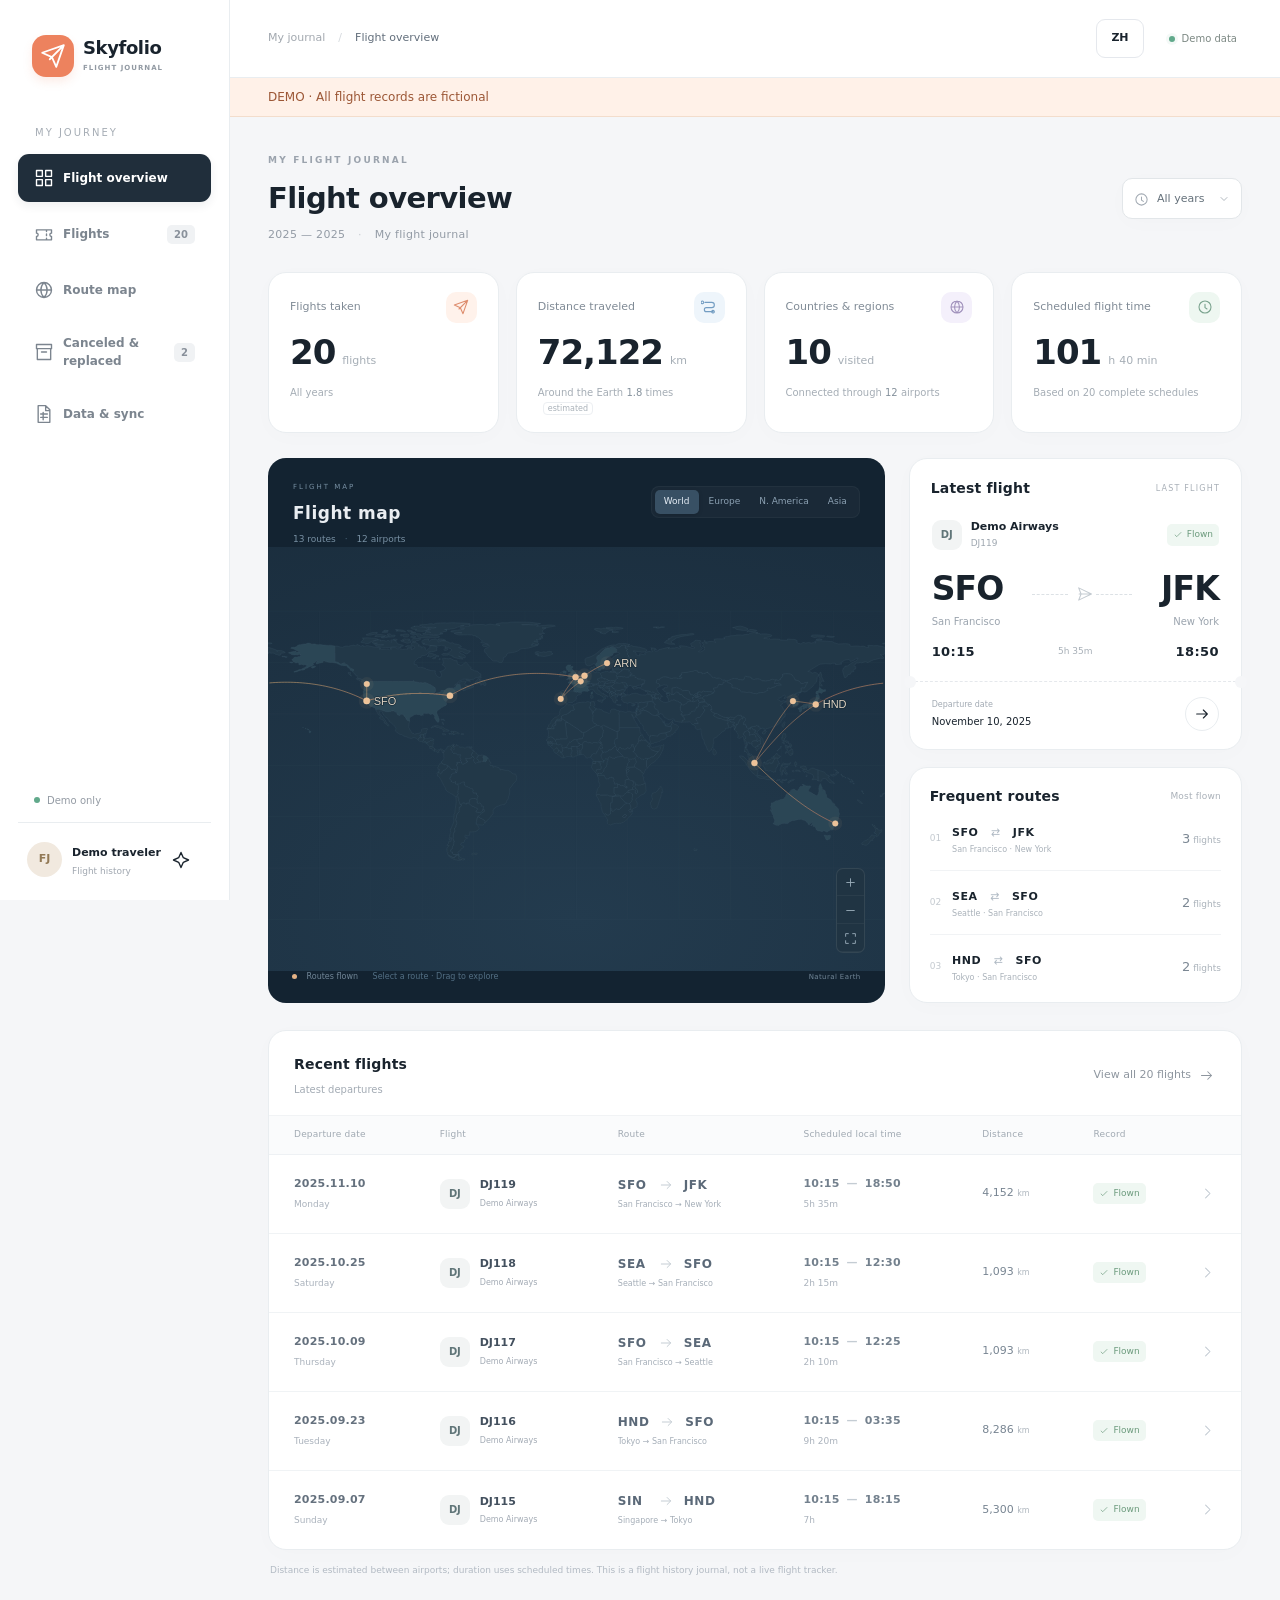
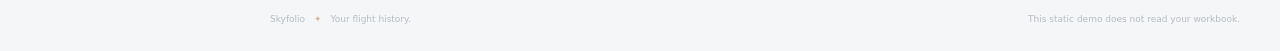
<file: docs/demo/index.html>
<!doctype html>
<html lang="zh-CN" data-mode="demo">
<head>
  <meta charset="utf-8"><meta name="viewport" content="width=device-width, initial-scale=1">
  <meta name="theme-color" content="#f5f6f8"><title>航迹 · 我的飞行手账</title>
  <link rel="icon" href="./icon.svg" type="image/svg+xml"><link rel="stylesheet" href="./styles.css">
</head>
<body>
  <a class="skip" href="#content">跳到主要内容</a>
  <aside class="sidebar">
    <a class="brand" href="#overview" aria-label="航迹 首页"><span class="brand-icon" data-icon="plane"></span><span><b data-ui="航迹">航迹</b><small>FLIGHT JOURNAL</small></span></a>
    <div class="nav-caption">我的旅程</div>
    <nav aria-label="主要导航">
      <button class="nav-item active" data-view="overview"><span data-icon="grid"></span><span class="nav-text">飞行总览</span></button>
      <button class="nav-item" data-view="flights"><span data-icon="ticket"></span><span class="nav-text">航班记录</span><em id="nav-flight-count">—</em></button>
      <button class="nav-item" data-view="map"><span data-icon="globe"></span><span class="nav-text">航线地图</span></button>
      <button class="nav-item" data-view="canceled"><span data-icon="archive"></span><span class="nav-text">取消与旧票</span><em id="nav-canceled-count">—</em></button>
      <button class="nav-item" data-view="source"><span data-icon="sheet"></span><span class="nav-text">数据与同步</span></button>
    </nav>
    <div class="sidebar-bottom"><div class="local-label"><i></i><span>只在本机运行</span></div><div class="profile"><span class="avatar">FJ</span><div><b data-ui="我的飞行手账">我的飞行手账</b><small>航班历史</small></div><span data-icon="spark"></span></div></div>
  </aside>
  <div class="shell">
    <header class="topbar"><div class="breadcrumb">我的空间 <span>/</span> <b id="breadcrumb">飞行总览</b></div><div class="top-actions"><button id="language-toggle" class="button language-toggle" aria-label="Switch language to English">EN</button><button id="sync-status" class="sync-status" data-view="source"><i></i><span>正在读取 Excel</span></button><button class="button button-quiet" id="open-excel"><span data-icon="sheet"></span>打开 Excel<span data-icon="external"></span></button></div></header>
    <main id="content" tabindex="-1"><div class="loading"><span class="loader"></span><h2>正在加载航班</h2><p>读取本地 Excel 航班记录…</p></div></main>
    <footer class="footer"><span>航迹 <i>✦</i> 查看你的航班记录。</span><span>本地 Excel 驱动 · 无需上传数据</span></footer>
  </div>
  <dialog id="flight-dialog" class="flight-dialog" aria-labelledby="detail-title"></dialog>
  <div id="toast" class="toast" role="status" aria-live="polite"></div>
  <script src="./i18n.js?v=2" defer></script>
  <script src="./app.js?v=2" defer></script>
</body>
</html>
</file>
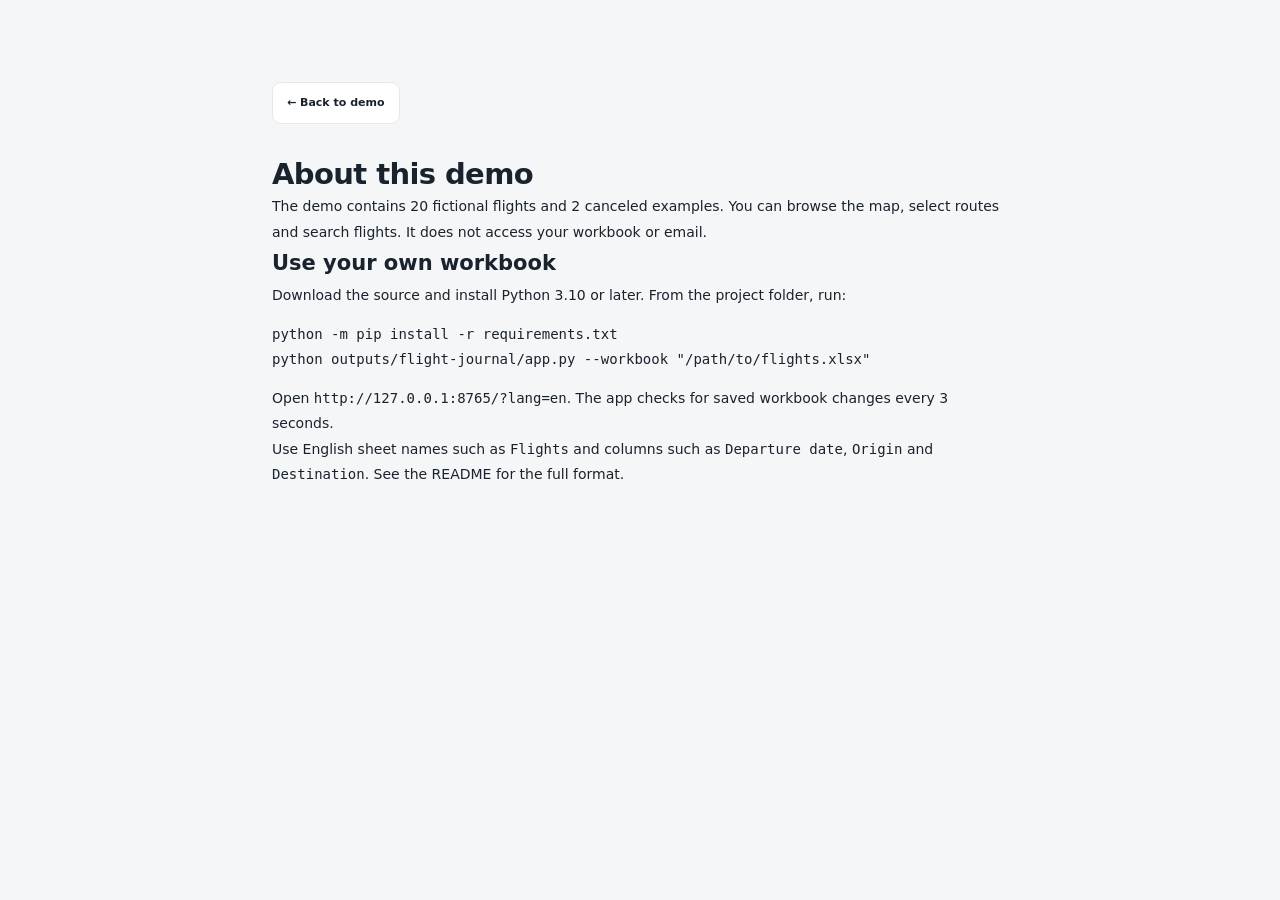
<file: docs/demo/GUIDE.html>
<!doctype html>
<html lang="en"><head><meta charset="utf-8"><meta name="viewport" content="width=device-width, initial-scale=1"><title>Skyfolio · Demo guide</title><link rel="stylesheet" href="./styles.css"><script src="./guide.js" defer></script></head>
<body><main style="max-width:800px;margin:50px auto;padding:32px;line-height:1.8">
<section data-language="en"><a class="button" href="./index.html?demo=1&amp;lang=en">← Back to demo</a>
<h1 style="margin-top:30px">About this demo</h1>
<p>The demo contains 20 fictional flights and 2 canceled examples. You can browse the map, select routes and search flights. It does not access your workbook or email.</p>
<h2>Use your own workbook</h2><p>Download the source and install Python 3.10 or later. From the project folder, run:</p>
<pre>python -m pip install -r requirements.txt
python outputs/flight-journal/app.py --workbook "/path/to/flights.xlsx"</pre>
<p>Open <code>http://127.0.0.1:8765/?lang=en</code>. The app checks for saved workbook changes every 3 seconds.</p>
<p>Use English sheet names such as <code>Flights</code> and columns such as <code>Departure date</code>, <code>Origin</code> and <code>Destination</code>. See the <a href="https://github.com/zjlshuyu110/skyfolio#workbook-format">README</a> for the full format.</p></section>
<section data-language="zh-CN" hidden><a class="button" href="./index.html?demo=1&amp;lang=zh-CN">← 返回演示</a>
<h1 style="margin-top:30px">演示说明</h1><p>包含 20 段虚构航班和 2 条取消示例，可查看地图、选择航线和搜索航班。演示不会读取你的 Excel 或邮箱。</p>
<h2>使用自己的 Excel</h2><p>下载源码并安装 Python 3.10 或更新版本，在项目目录运行：</p>
<pre>python -m pip install -r requirements.txt
python outputs/flight-journal/app.py --workbook "/path/to/flights.xlsx"</pre>
<p>打开 <code>http://127.0.0.1:8765/?lang=zh-CN</code>。保存 Excel 后，界面会在约 3 秒内更新。</p>
<p>支持中英文表格，格式见 <a href="https://github.com/zjlshuyu110/skyfolio/blob/main/README.zh-CN.md">中文 README</a>。</p></section>
</main></body></html>
</file>
<file: docs/demo/styles.css>
@charset "UTF-8";
:root{--bg:#f5f6f8;--paper:#fff;--ink:#19232d;--muted:#8a919b;--line:#e9edf0;--accent:#ed825e;--accent-soft:#fff0e9;--green:#4b9277;--nav:230px;--radius:18px;--shadow:0 4px 24px #17293604;font-family:Inter,"Segoe UI","Microsoft YaHei",system-ui,sans-serif;font-synthesis:none;color:var(--ink);background:var(--bg)}
*{box-sizing:border-box}body{margin:0;font-size:14px;line-height:1.5}button,input,select{font:inherit}button,a,input,select{-webkit-tap-highlight-color:transparent}button{cursor:pointer}button{color:inherit;border:0;background:none}button:disabled{cursor:wait;opacity:.6}button,a,select,input{outline-offset:4px}button:focus-visible,a:focus-visible,select:focus-visible,input:focus-visible{outline:2px solid var(--accent)}a{color:inherit;text-decoration:none}h1,h2,h3,p{margin:0}button .icon{pointer-events:none}.icon{width:20px;height:20px;flex-shrink:0;vertical-align:middle}.sr-only{position:absolute;clip:rect(0,0,0,0);width:1px;height:1px;overflow:hidden}.skip{position:fixed;left:250px;top:-60px;z-index:20;background:white;padding:10px;border-radius:8px}.skip:focus{top:12px}[hidden]{display:none!important}
.sidebar{width:var(--nav);position:fixed;inset:0 auto 0 0;background:var(--paper);border-right:1px solid var(--line);padding:35px 18px 22px;display:flex;flex-direction:column;z-index:10}.brand{display:flex;align-items:center;gap:12px;padding:0 14px;font-size:24px;font-weight:750;letter-spacing:2px}.brand-icon{width:42px;height:42px;display:grid;place-items:center;border-radius:14px;background:var(--accent);color:#fff;box-shadow:0 5px 10px #ed825e25}.brand-icon .icon{width:26px;height:26px}.brand small{display:block;font-size:8px;letter-spacing:2px;font-weight:650;color:#929aa3;margin-top:0}.nav-caption{font-size:10px;color:#a6adb5;letter-spacing:2px;padding:48px 17px 14px}.sidebar nav{display:grid;gap:8px}.nav-item{display:flex;align-items:center;gap:13px;width:100%;min-height:48px;padding:12px 16px;border-radius:11px;text-align:left;color:#7c858f;transition:background .15s,color .15s;font-size:13px;font-weight:550}.nav-item>.icon{width:19px;height:19px}.nav-item:hover{background:#f5f6f7;color:#28333e}.nav-item.active{background:#202e3b;color:#fff;box-shadow:0 4px 10px #202e3b12}.nav-item em{font-size:10px;font-style:normal;padding:2px 7px;border-radius:5px;margin-left:auto;background:#f0f2f4;color:#89919b;font-weight:600}.nav-item.active em{background:#ffffff20;color:#e3e9ef}.sidebar-bottom{margin-top:auto;padding-top:40px}.local-label{display:flex;gap:7px;color:#949ba4;font-size:10px;padding:14px 16px;border-bottom:1px solid var(--line);margin-bottom:18px}.local-label i,.sync-status i{width:6px;height:6px;background:#61a98b;border-radius:50%;align-self:center}.profile{display:flex;align-items:center;gap:10px;padding:0 9px}.avatar{display:grid;place-items:center;width:35px;height:35px;border-radius:50%;background:#f1e9df;color:#927955;font-size:11px;font-weight:700}.profile b{font-size:11px;font-weight:650}.profile small{display:block;font-size:9px;color:#a0a7b0;margin-top:3px}.profile>.icon{margin-left:auto;color:#b1b7bd;width:16px}
.shell{margin-left:var(--nav);min-height:100vh}.topbar{height:78px;padding:0 38px;display:flex;align-items:center;justify-content:space-between;border-bottom:1px solid var(--line);background:#fff}.breadcrumb{display:flex;gap:13px;color:#a2a8af;font-size:11px}.breadcrumb span{color:#d6dade}.breadcrumb b{font-weight:500;color:#636f7c}.top-actions{display:flex;align-items:center;gap:20px}.sync-status{display:flex;align-items:center;gap:7px;font-size:10px;color:#7d8984;padding:5px}.sync-status i{box-shadow:0 0 0 3px #61a98b11}.sync-warning{color:#af7f3c}.sync-warning i{background:#d4a24e}.button{display:inline-flex;align-items:center;justify-content:center;gap:8px;background:#fff;border:1px solid #e5e8ed;padding:10px 14px;border-radius:9px;font-size:11px;font-weight:550;white-space:nowrap;transition:background .15s,transform .15s}.button:hover{background:#f5f7f8}.button:active{transform:translateY(1px)}.button .icon{width:16px;height:16px}.button-quiet{padding:8px 12px;font-size:10px}.button-quiet .icon:last-child{width:13px;height:13px;color:#abb2b9}.primary{background:var(--ink);border-color:var(--ink);color:white}.primary:hover{background:#314355}.text-button{display:inline-flex;gap:8px;align-items:center;color:#8e969f;font-size:11px;padding:7px 2px}.text-button:hover{color:var(--accent)}.text-button .icon{width:15px;height:15px}.round-button{width:34px;height:34px;border:1px solid var(--line);border-radius:50%;display:grid;place-items:center;background:white;transition:background .15s}.round-button:hover{background:var(--accent-soft);border-color:#f4cbbb}.round-button .icon{width:16px;height:16px}
main{padding:37px 38px 30px;max-width:1800px;margin:auto;min-height:calc(100vh - 150px)}.page-heading{display:flex;align-items:center;justify-content:space-between;gap:20px;margin-bottom:28px}.eyebrow{font-size:9px;letter-spacing:2.2px;font-weight:600;color:#9ba3ad;margin-bottom:10px}h1{font-size:29px;letter-spacing:-.6px;line-height:1.4;font-weight:650}.heading-subtitle{font-size:11px;color:#939ba5;margin-top:9px;letter-spacing:.3px}.subtitle-dot{padding:0 9px;color:#c8cdd3}.year-select{display:flex;align-items:center;position:relative;gap:8px;border:1px solid #e2e6e9;border-radius:10px;background:white;padding:9px 11px;box-shadow:var(--shadow)}.year-select>.icon,.year-select>span>.icon{width:15px;height:15px;color:#a1a9b2}.year-select select{border:0;appearance:none;cursor:pointer;background:transparent;color:#64707a;font-size:11px;padding-right:15px;min-width:75px}.year-select>.icon{width:12px;height:12px;pointer-events:none;margin-left:-15px}.stats-grid{display:grid;grid-template-columns:repeat(4,minmax(0,1fr));gap:17px;margin-bottom:25px}.stat-card{background:white;border:1px solid var(--line);border-radius:var(--radius);padding:19px 21px 17px;box-shadow:var(--shadow)}.stat-top{display:flex;align-items:center;justify-content:space-between;font-size:11px;font-weight:500;color:#808b96}.stat-icon{width:31px;height:31px;border-radius:10px;display:grid;place-items:center}.stat-icon .icon{width:16px;height:16px}.peach{color:#de8d6e;background:#fff2eb}.blue{color:#739dc2;background:#eef5fb}.purple{color:#a192bc;background:#f4f0fb}.mint{color:#7aa38e;background:#eef7f1}.stat-number{font-size:34px;font-weight:620;letter-spacing:-1px;line-height:1.2;margin:9px 0 13px;font-variant-numeric:tabular-nums}.stat-number>small{font-size:11px;letter-spacing:0;color:#a6aeb6;font-weight:400;margin-left:7px}.stat-minutes{font-size:11px;color:#a6aeb6;letter-spacing:0;margin-left:4px;font-weight:400}.stat-bottom{font-size:10px;color:#a5adb5}.stat-bottom b{font-weight:500;color:#85919c}.tiny-label{font-size:8px;margin-left:5px;color:#aab2b9;border:1px solid #eceff2;padding:1px 4px;border-radius:4px}.card{background:var(--paper);border:1px solid var(--line);border-radius:var(--radius);box-shadow:var(--shadow)}.overview-grid{display:grid;grid-template-columns:minmax(0,1.85fr) minmax(280px,1fr);gap:24px;margin-bottom:27px}.section-title{display:flex;align-items:center;justify-content:space-between;gap:12px}.section-title h2{font-size:14px;font-weight:620;letter-spacing:.2px}.section-title>span{font-size:9px;color:#a9b0b8;letter-spacing:.2px}.section-title>p,.section-title>div>p{font-size:10px;color:#a3abb4;margin-top:7px}.trip-aside{display:grid;gap:17px;grid-template-rows:auto 1fr;min-width:0}.latest-card>.section-title{padding:19px 21px 0}.latest-card>.section-title>span{font-size:8px;letter-spacing:1.2px}.ticket-content{padding:20px 22px 18px}.ticket-airline{display:flex;align-items:center;gap:9px}.ticket-airline>div{flex:1}.ticket-airline b{font-size:11px;font-weight:550;max-width:145px;display:block;overflow:hidden;text-overflow:ellipsis;white-space:nowrap}.ticket-airline small{font-size:9px;display:block;color:#9da6af;margin-top:1px}.airline-mark{width:30px;height:30px;border-radius:9px;background:color-mix(in srgb,var(--airline) 8%,#fff);display:inline-grid;place-items:center;font-size:10px;font-weight:750;color:var(--airline);flex-shrink:0;letter-spacing:-.2px}.airline-mark.large{width:44px;height:44px;font-size:15px}.badge{font-size:9px;display:inline-flex;align-items:center;justify-content:center;gap:4px;border-radius:5px;line-height:1.5;padding:4px 6px;white-space:nowrap}.badge .icon{width:10px;height:10px}.green{background:#eff7f2;color:#6b9a7c}.muted{background:#f0f2f4;color:#8c96a1}.amber{background:#fff6e6;color:#b68b4d}.ticket-route{display:flex;align-items:center;justify-content:space-between;margin-top:21px}.ticket-route>div:first-child,.ticket-route>div:last-child{min-width:0;max-width:110px}.ticket-route>div:last-child{text-align:right}.ticket-route strong{font-size:33px;letter-spacing:-.8px;font-weight:630;line-height:1.1;display:block}.ticket-route span{font-size:9px;color:#9ba4ae;display:block;margin-top:6px;overflow:hidden;text-overflow:ellipsis;white-space:nowrap}.ticket-flightline{display:flex;align-items:center;gap:6px;flex:1;max-width:100px;margin:0 10px 12px;color:#c4cbd1}.ticket-flightline .icon{width:16px;height:16px;transform:rotate(45deg)}.ticket-flightline span{border-top:1px dashed #dce1e5;flex:1;margin:0}.ticket-times{display:flex;align-items:center;justify-content:space-between;margin-top:13px;font-size:13px;letter-spacing:.4px;font-weight:550}.ticket-times small{font-size:9px;color:#a7afb7;font-weight:400;letter-spacing:0}.ticket-times sup{font-size:8px;color:#b1a586;margin-left:3px}.ticket-perf{border-top:1px dashed #e5e8ec;margin:20px -22px 15px;position:relative}.ticket-perf:before,.ticket-perf:after{content:'';position:absolute;border-radius:50%;width:12px;height:12px;background:var(--bg);top:-6px}.ticket-perf:before{left:-6px}.ticket-perf:after{right:-6px}.ticket-foot{display:flex;justify-content:space-between;align-items:center}.ticket-foot small{font-size:8px;color:#a2aab3;display:block}.ticket-foot b{font-size:10px;font-weight:500;margin-top:3px;display:block}.favorites{padding:18px 20px}.favorite-route{display:flex;align-items:center;gap:11px;width:100%;text-align:left;padding:14px 0;border-bottom:1px solid #f1f3f5}.favorite-route:last-child{border-bottom:0;padding-bottom:0}.favorite-route:hover b{color:var(--accent)}.route-rank{font-size:9px;color:#c3c9cf;font-variant-numeric:tabular-nums}.favorite-route>span:nth-child(2){flex:1;min-width:0}.favorite-route b{font-size:11px;letter-spacing:.5px;font-weight:600}.favorite-route b i{font-style:normal;padding:0 8px;color:#b0bac4;font-weight:400}.favorite-route small{display:block;font-size:8px;color:#aab2ba;margin-top:2px;white-space:nowrap;overflow:hidden;text-overflow:ellipsis}.favorite-route>strong{font-size:13px;font-weight:500;color:#7b8793}.favorite-route>strong>small{display:inline;font-size:9px;font-weight:400}
.map-card{border-radius:var(--radius);overflow:hidden;color:#e9edf1;position:relative;background:#132331;display:flex;flex-direction:column;min-height:470px}.map-header{display:flex;justify-content:space-between;align-items:flex-start;gap:15px;padding:24px 25px 0;position:relative;z-index:1}.map-kicker{font-size:7px;letter-spacing:2px;color:#7890a3;margin-bottom:8px}.map-header h2{font-size:17px;letter-spacing:.5px;font-weight:550}.map-header p:not(.map-kicker){font-size:9px;color:#7890a3;margin-top:7px}.map-header p>span{padding:0 6px;color:#4c687d}.map-region{display:flex;border-radius:8px;background:#ffffff08;border:1px solid #ffffff09;padding:3px;gap:1px;margin-top:4px}.map-region button{font-size:9px;padding:5px 9px;color:#8ba0b2;border-radius:5px;white-space:nowrap}.map-region button:hover{color:#dae3eb}.map-region button.selected{background:#385064;color:#e5edf5;box-shadow:0 1px 4px #0002}.map-canvas{flex:1;min-height:310px;position:relative;display:flex;overflow:hidden}.map-canvas>svg{width:100%;height:100%;min-height:310px;position:absolute;inset:0;cursor:grab;touch-action:none}.map-canvas>svg:active{cursor:grabbing}.map-grid path{stroke:#7793a810;stroke-width:.5;vector-effect:non-scaling-stroke}.map-land path{fill:#223848;stroke:#435b6c;stroke-opacity:.4;stroke-width:.6;vector-effect:non-scaling-stroke}.map-land .visited{fill:#2b4655}.route-line{fill:none;stroke:url(#flight-line);stroke-opacity:.5;vector-effect:non-scaling-stroke;cursor:pointer;transition:stroke-opacity .15s,filter .15s;pointer-events:stroke}.route-line:hover,.route-line:focus{stroke:#ffd8a4!important;stroke-opacity:1!important;filter:drop-shadow(0 0 3px #ffc283);outline:0}.airport-point circle{fill:#eec298;stroke:#f7d0a8;stroke-width:.5;vector-effect:non-scaling-stroke}.airport-point .airport-halo{fill:#d8ae7e12;stroke:none}.airport-point text{font-family:Inter,"Segoe UI",sans-serif;fill:#e0d4c4;font-weight:500;paint-order:stroke;stroke:#142733;stroke-width:2;stroke-linejoin:round}.airport-point{pointer-events:none}.map-controls{position:absolute;bottom:18px;right:20px;display:grid;gap:1px;border:1px solid #ffffff16;border-radius:7px;overflow:hidden;background:#203443}.map-controls button{display:grid;place-items:center;color:#9bafbc;width:27px;height:27px;border-bottom:1px solid #ffffff0b}.map-controls button:hover{background:#344d60;color:white}.map-controls .icon{width:13px;height:13px}.map-bottom{display:flex;align-items:center;justify-content:space-between;font-size:8px;color:#718697;padding:0 24px 20px;gap:12px}.map-bottom i{width:5px;height:5px;background:#e4b286;display:inline-block;border-radius:50%;margin-right:7px}.map-hint{color:#536f84;margin-left:12px}.map-bottom>span:last-child{font-size:7px;letter-spacing:.4px}.map-tooltip{position:absolute;pointer-events:none;opacity:0;background:#fff;color:#3b4c5b;border-radius:6px;padding:7px 10px;font-size:10px;box-shadow:0 5px 20px #0003;transition:opacity .15s;z-index:3}.map-tooltip.visible{opacity:1}.map-empty{position:absolute;left:50%;top:50%;transform:translate(-50%,-50%);font-size:12px;color:#c3cfdb;padding:12px;background:#162d3a99;border-radius:7px;white-space:nowrap}.full-map{min-height:640px}.full-map .map-canvas{min-height:500px}.map-extras{display:grid;grid-template-columns:1fr 1.4fr;gap:24px;margin-top:24px}.airport-list{padding:20px 24px}.airport-list>button{display:flex;align-items:center;justify-content:space-between;width:100%;padding:12px 0;border-bottom:1px solid var(--line);gap:15px}.airport-list>button:last-child{border-bottom:0}.airport-list>button>span{display:flex;gap:12px;align-items:center}.airport-list .icon{width:15px;color:#b1bec8}.airport-list b{font-size:12px;min-width:30px}.airport-list small{font-size:10px;color:#a1aab4;font-weight:400}.airport-list strong{font-size:12px;font-weight:550}.airport-list>button:hover b{color:var(--accent)}
.records{overflow:hidden}.records>.section-title{padding:23px 25px 18px}.flight-table{width:100%;border-collapse:collapse;text-align:left;font-size:11px;white-space:nowrap}.flight-table th{background:#fafbfc;font-size:9px;font-weight:450;color:#a0a9b2;letter-spacing:.2px;padding:12px 18px;border-top:1px solid #f1f3f5;border-bottom:1px solid #eef1f4}.flight-table td{padding:17px 18px;border-bottom:1px solid #f0f3f5;height:79px;vertical-align:middle}.flight-table tr:last-child td{border-bottom:0}.flight-table th:first-child,.flight-table td:first-child{padding-left:25px}.flight-table th:last-child,.flight-table td:last-child{padding-right:20px;width:30px;padding-left:0}.flight-table tbody tr:hover{background:#fcfcfd}.flight-table b{font-weight:550}.date-cell b{font-size:11px;color:#65717e;letter-spacing:.2px}.date-cell small,.time-cell small{display:block;font-size:9px;color:#aab2bc;margin-top:5px}.flight-airline{display:flex;gap:10px;align-items:center}.flight-airline b{font-size:11px;color:#43505e}.flight-airline small{display:block;font-size:8px;color:#a2aab4;max-width:140px;overflow:hidden;text-overflow:ellipsis;margin-top:4px}.table-route{display:flex;align-items:center;gap:11px;color:#5b6978}.table-route b{font-size:12px;min-width:30px;letter-spacing:.5px}.table-route .icon{width:14px;height:14px;color:#c3cbd3}.route-cities{font-size:8px;color:#a5aeb8;display:block;margin-top:5px;max-width:230px;white-space:nowrap;overflow:hidden;text-overflow:ellipsis}.time-cell b{font-size:11px;color:#73808d;letter-spacing:.2px}.time-cell b span{color:#c4ccd3;padding:0 3px}.distance-cell{font-size:11px;color:#788592;font-variant-numeric:tabular-nums}.distance-cell small{font-size:8px;color:#adb5bd}.row-button{width:28px;height:28px;border-radius:7px;display:grid;place-items:center;color:#c1c9d1}.row-button:hover{background:#fff0e9;color:var(--accent)}.row-button .icon{width:15px;height:15px}.table-scroll{overflow:auto}.filter-bar{display:flex;gap:12px;align-items:center;padding:0 25px 19px;flex-wrap:wrap}.search-box{display:flex;align-items:center;gap:9px;background:#f8f9fb;border:1px solid #e9edf1;border-radius:9px;min-width:235px;max-width:365px;flex:1;padding:10px 12px}.search-box .icon{width:15px;height:15px;color:#a9b2bd}.search-box input{border:0;background:transparent;width:100%;color:#5b6673;font-size:11px;outline:0}.search-box:focus-within{border-color:#e8b79e;box-shadow:0 0 0 2px #ed825e0a}.search-box input::placeholder{color:#aeb6c0}.airline-filter{position:relative;border:1px solid #e6eaef;border-radius:8px;background:#fff;padding:10px 13px;font-size:11px;display:flex;align-items:center}.airline-filter select{appearance:none;border:0;background:transparent;color:#8b95a0;max-width:160px;padding-right:16px;cursor:pointer}.airline-filter .icon{width:12px;height:12px;color:#aab3bc;pointer-events:none;margin-left:-12px}.filter-chip{display:flex;align-items:center;gap:7px;font-size:10px;background:#fff0e9;color:#cf805c;border-radius:7px;padding:8px 10px}.filter-chip .icon{width:13px;height:13px}.load-more{text-align:center;padding:21px;border-top:1px solid var(--line)}.load-more span{color:#b1b9c1;font-size:10px;margin-left:8px}.method-foot{font-size:9px;color:#b2bac3;padding:14px 2px 0}.footer{max-width:1800px;margin:auto;display:flex;justify-content:space-between;gap:20px;padding:5px 40px 25px;font-size:9px;color:#b5bcc4}.footer i{font-style:normal;color:#d1baa7;margin:0 6px}
.source-grid{display:grid;grid-template-columns:1.25fr 1fr;gap:24px;margin-bottom:24px}.source-card{padding:27px}.source-card-icon{width:48px;height:48px;background:#edf7f1;border-radius:14px;color:#6c9c81;display:grid;place-items:center;margin-bottom:20px}.source-card-icon .icon{width:26px;height:26px}.source-card h3{font-size:16px;font-weight:550;margin:18px 0 7px}.source-path{font-size:10px;color:#a1aab3;word-break:break-all;background:#f8f9fa;border-radius:8px;padding:12px}.source-actions{display:flex;flex-wrap:wrap;gap:8px;margin-top:20px}.source-details{margin:22px 0 0;border-top:1px solid var(--line);font-size:11px}.source-details>div{display:flex;justify-content:space-between;gap:15px;padding:12px 0;border-bottom:1px solid #f1f3f5}.source-details dt{color:#a1aab5}.source-details dd{margin:0;color:#667480;text-align:right}.how-card{padding:29px}.how-card h2{font-size:20px;font-weight:550;margin-bottom:28px}.how-card ol{padding:0;margin:0;list-style:none;display:grid;gap:25px}.how-card li{display:flex;gap:15px}.how-card li>span{font-size:10px;display:grid;place-items:center;width:28px;height:28px;background:#fbf0e8;color:#d4a07e;border-radius:50%;flex-shrink:0}.how-card li b{font-size:12px;font-weight:550}.how-card li p{font-size:11px;color:#a0a9b2;line-height:1.9;margin-top:5px}.info-note{margin-top:26px;border-radius:10px;background:#f6f8fa;display:flex;gap:8px;padding:13px;color:#98a4af;font-size:10px;line-height:1.8}.info-note .icon{width:15px;height:15px;margin-top:2px}.source-notes{padding:25px;margin-bottom:24px}.method-grid{display:grid;grid-template-columns:repeat(3,1fr);gap:30px;margin-top:23px}.method-grid>div>.icon{color:#c0ab98;display:block;margin-bottom:10px;width:20px;height:20px}.method-grid b{font-size:12px;font-weight:500}.method-grid p{font-size:10px;color:#9da8b2;line-height:1.9;margin-top:7px}.clue-card{padding:24px}.clue-card>.section-title{margin-bottom:12px}.clue-card details{border-bottom:1px solid #eff2f5;padding:13px 0}.clue-card details:last-child{border:0}.clue-card summary{display:flex;align-items:center;justify-content:space-between;font-size:11px;color:#71808f;cursor:pointer;list-style:none;gap:15px}.clue-card summary::-webkit-details-marker{display:none}.clue-card summary .icon{width:14px;height:14px;flex-shrink:0;color:#b4bdc6}.clue-card details[open] summary .icon{transform:rotate(180deg)}.clue-card details p{font-size:11px;color:#99a3ad;line-height:1.9;margin-top:12px;max-width:850px}.data-credit{font-size:9px;color:#aeb6bf;line-height:2;margin-top:20px}.data-credit a{text-decoration:underline;text-underline-offset:3px}.warning-card{padding:20px 25px;margin-bottom:24px;background:#fffaf0;border-color:#f1e7ce}.warning-card h2{font-size:13px;color:#a58449;margin-bottom:10px}.warning-card p{font-size:11px;color:#aa9471;margin-top:5px}.sync-banner{padding:11px 38px;background:#fff5df;color:#ad8746;font-size:11px;border-bottom:1px solid #f1e6cb}
.flight-dialog{position:fixed;left:auto;right:0;top:0;bottom:0;margin:0;padding:29px 30px 18px;width:460px;max-width:100vw;height:100dvh;max-height:100dvh;border:0;border-left:1px solid #e4e9ee;background:#fcfcfd;color:var(--ink);box-shadow:-10px 0 70px #14283918;overflow-y:auto}.flight-dialog::backdrop{background:#13253648;backdrop-filter:blur(3px)}.flight-dialog[open]{animation:slide-in .25s ease}.dialog-header{display:flex;align-items:center;justify-content:space-between;margin-bottom:22px}.dialog-header .eyebrow{font-size:8px;margin-bottom:4px}.dialog-header h2{font-size:23px;font-weight:650;letter-spacing:.3px}.detail-ticket{border:1px solid var(--line);border-radius:15px;background:white;overflow:hidden}.detail-ticket .ticket-route strong{font-size:40px}.detail-ticket .ticket-route>div:first-child,.detail-ticket .ticket-route>div:last-child{max-width:130px}.detail-ticket .ticket-airline b{max-width:200px}.detail-summary{display:grid;grid-template-columns:1fr 1fr;border-bottom:1px solid #e7ebef;padding:24px 0}.detail-summary>div{padding-left:4px}.detail-summary>div+div{border-left:1px solid #e7ebef;padding-left:25px}.detail-summary span{display:block;font-size:10px;color:#a3adb6;margin-bottom:8px}.detail-summary b{font-size:18px;font-weight:550}.detail-summary small{font-size:10px;color:#a6afb7;font-weight:400}.detail-section{padding:23px 0;border-bottom:1px solid #e7ebef}.detail-section h3{font-size:12px;font-weight:600;display:flex;gap:10px;align-items:center;margin-bottom:17px}.detail-section dl{margin:0}.detail-section dl>div{display:flex;gap:15px;justify-content:space-between;margin:17px 0;font-size:11px}.detail-section dl>div:last-child{margin-bottom:0}.detail-section dt{color:#a3adb7}.detail-section dd{margin:0;text-align:right;color:#647484;max-width:275px;word-break:break-word}.detail-section dd small{display:block;font-size:10px;color:#a5afb9;margin-top:4px}.mono{font-family:Consolas,"SF Mono",monospace}.evidence-name{font-size:11px;color:#738291;margin-bottom:10px}.detail-notes{font-size:11px;color:#99a5b0;line-height:2;white-space:pre-wrap}.source-links{display:grid;gap:8px}.source-links a{display:flex;align-items:center;gap:9px;padding:11px 12px;border:1px solid #e8edf1;background:white;border-radius:8px;color:#7b8d9e;font-size:10px}.source-links a:hover{border-color:#dfc1af;color:#c28561}.source-links a .icon{width:13px;height:13px}.source-links a small{margin-left:auto;color:#bac1c9}.detail-foot{font-size:9px;color:#afb8c1;text-align:center;margin:23px 0 5px}.toast{position:fixed;bottom:25px;left:calc(50% + var(--nav)/2);transform:translate(-50%,20px);opacity:0;pointer-events:none;z-index:30;background:#263747;color:#eef3f8;box-shadow:0 5px 25px #0f253630;padding:12px 20px;border-radius:10px;font-size:12px;transition:opacity .2s,transform .2s;max-width:90vw}.toast.show{opacity:1;transform:translate(-50%,0)}.empty-state{text-align:center;padding:60px 25px}.empty-state>.icon,.ticket-empty>.icon{width:35px;height:35px;color:#c0cad3;margin-bottom:15px}.empty-state h3{font-size:16px;font-weight:500;color:#8a97a4}.empty-state p{font-size:11px;color:#a4aeb8;margin:10px 0 20px}.empty-inline{color:#a7b1ba;font-size:11px;padding:25px 0}.ticket-empty{text-align:center;padding:30px 20px;color:#9ba7b2}.ticket-empty h3{font-size:13px;font-weight:500}.ticket-empty p{font-size:10px;margin-top:10px}.loading{min-height:65vh;display:flex;flex-direction:column;justify-content:center;align-items:center;color:#a0aab4}.loading h2{font-size:18px;font-weight:500;margin:20px 0 10px}.loading p{font-size:11px}.loader{width:32px;height:32px;border:2px solid #e7ded5;border-top-color:var(--accent);border-radius:50%;animation:spin 1s linear infinite}.startup-error{padding-top:110px}.startup-error h2{font-size:20px;font-weight:550}
@keyframes spin{to{transform:rotate(360deg)}}@keyframes slide-in{from{transform:translateX(35px);opacity:.4}to{transform:translateX(0);opacity:1}}
@media(min-width:1600px){main{padding-left:48px;padding-right:48px}.map-card{min-height:540px}.map-canvas{min-height:385px}.ticket-content{padding-top:26px;padding-bottom:24px}.favorite-route{padding-top:20px;padding-bottom:20px}.stat-number{font-size:40px}}
@media(max-width:1250px){:root{--nav:200px}.sidebar{padding-left:12px;padding-right:12px}.brand{padding:0 8px}.topbar{padding:0 25px}main{padding:29px 25px}.stats-grid{gap:12px}.stat-card{padding:16px}.stat-number{font-size:29px}.overview-grid{gap:18px;grid-template-columns:minmax(0,1.6fr) minmax(265px,1fr)}.map-header{padding:22px 18px 0;flex-wrap:wrap;gap:10px}.map-kicker{font-size:6px}.map-region{margin-top:0}.map-card{min-height:500px}.map-bottom{padding-left:18px;padding-right:18px}.map-hint{display:none}.flight-table th,.flight-table td{padding-left:12px;padding-right:12px}.flight-table th:first-child,.flight-table td:first-child{padding-left:20px}.flight-airline small{max-width:100px}.route-cities{max-width:190px}.full-map .map-header{flex-wrap:nowrap}.source-grid{grid-template-columns:1fr 1fr}.source-actions .button{font-size:10px;padding:9px 10px}.how-card{padding:25px}.how-card h2{font-size:17px}}
@media(max-width:1050px){:root{--nav:76px}.sidebar{padding:26px 10px 18px}.brand{padding:0;justify-content:center}.brand>span:last-child,.nav-caption,.nav-text,.nav-item em,.sidebar-bottom .profile,.local-label span{display:none}.sidebar nav{margin-top:40px;gap:14px}.nav-item{justify-content:center;padding:14px;min-height:46px}.nav-item>.icon{width:21px;height:21px}.local-label{justify-content:center;padding:15px 0;border:0}.brand-icon{width:40px;height:40px}.footer{padding-left:25px;padding-right:25px}.stats-grid{gap:14px}.stat-number{font-size:33px}.topbar{height:70px}.source-grid{grid-template-columns:1.1fr 1fr}}
@media(max-width:820px){main{padding:27px 20px}.topbar{padding:0 20px}.overview-grid{grid-template-columns:1fr}.map-header{flex-wrap:nowrap}.map-card{min-height:430px}.map-canvas{min-height:300px}.trip-aside{grid-template-columns:1fr 1fr;grid-template-rows:auto;gap:18px}.favorites{padding:21px}.favorite-route{padding:20px 0}.stats-grid{grid-template-columns:repeat(2,minmax(0,1fr))}.stat-card{padding:19px 21px}.stat-number{font-size:34px}.page-heading h1{font-size:25px}.top-actions{gap:10px}.breadcrumb{font-size:10px}.source-grid{grid-template-columns:1fr}.method-grid{gap:20px}.map-extras{grid-template-columns:1fr 1.2fr}.full-map{min-height:580px}.full-map .map-canvas{min-height:430px}}
@media(max-width:600px){:root{--nav:0px}.sidebar{width:100%;height:66px;inset:auto 0 0 0;display:block;padding:5px 8px 7px;border-top:1px solid var(--line);box-shadow:0 -4px 20px #19314306}.sidebar .brand,.sidebar-bottom{display:none}.sidebar nav{margin:0;display:grid;grid-template-columns:repeat(5,1fr);gap:3px}.nav-item{display:flex;flex-direction:column;gap:4px;padding:7px 2px;border-radius:9px;min-height:51px;font-size:8px;font-weight:400}.nav-item>.icon{width:18px;height:18px}.nav-item.active{color:#da805e;background:#fff1e8;box-shadow:none}.nav-item .nav-text{display:block}.shell{margin-left:0}.topbar{height:61px;padding:0 17px}.breadcrumb{font-size:10px;gap:8px}.top-actions{gap:7px}.sync-status{font-size:8px;gap:5px;padding:3px}.sync-status i{width:5px;height:5px}.button-quiet{font-size:0;padding:7px 9px;gap:0;border-color:#e9edf0}.button-quiet>.icon:last-child{display:none}.button-quiet>.icon:first-child{width:16px;height:16px}main{padding:25px 17px 20px}.page-heading{margin-bottom:20px;gap:10px;align-items:flex-start}.eyebrow{font-size:7px;letter-spacing:1.5px;margin-bottom:8px}.page-heading h1{font-size:22px;letter-spacing:-.8px}.heading-subtitle{font-size:9px;max-width:280px;line-height:1.9;margin-top:6px}.year-select{padding:8px;gap:5px;margin-top:20px}.year-select select{font-size:9px;min-width:54px;padding-right:11px}.year-select>span{display:none}.year-select>.icon{width:10px;margin-left:-12px}.stats-grid{gap:11px;margin-bottom:18px}.stat-card{padding:15px 15px 14px;border-radius:13px}.stat-top{font-size:9px}.stat-icon{width:25px;height:25px;border-radius:8px}.stat-icon .icon{width:13px;height:13px}.stat-number{font-size:30px;margin:8px 0 9px}.stat-number>small{font-size:9px;margin-left:5px}.stat-minutes{font-size:9px;margin-left:3px}.stat-bottom{font-size:8px}.tiny-label{font-size:7px}.overview-grid{gap:17px;margin-bottom:20px}.map-card{min-height:360px;border-radius:14px}.map-header{padding:19px 17px 0;gap:8px}.map-kicker{font-size:6px;letter-spacing:1.4px;margin-bottom:6px}.map-header h2{font-size:15px}.map-header p:not(.map-kicker){font-size:8px}.map-region{padding:2px}.map-region button{font-size:8px;padding:5px 7px}.map-canvas{min-height:230px}.map-canvas>svg{min-height:230px}.map-bottom{font-size:7px;padding:0 17px 16px}.map-controls{right:13px;bottom:13px}.map-controls button{width:25px;height:25px}.trip-aside{grid-template-columns:1fr}.favorites{padding:18px 20px}.favorite-route{padding:14px 0}.latest-card>.section-title{padding-top:20px}.ticket-content{padding:21px 23px}.ticket-route strong{font-size:39px}.ticket-route span{font-size:10px}.ticket-airline b{font-size:12px;max-width:200px}.ticket-route>div:first-child,.ticket-route>div:last-child{max-width:125px}.ticket-flightline{max-width:110px}.ticket-foot b{font-size:11px}.ticket-times{font-size:14px}.ticket-airline .badge{margin-left:auto}.records>.section-title{padding:20px}.section-title h2{font-size:13px}.section-title .text-button{font-size:10px}.section-title>span{font-size:8px}.section-title>div>p{font-size:9px}.filter-bar{padding:0 18px 16px;gap:8px}.search-box{max-width:none;min-width:100%;font-size:10px;padding:10px}.airline-filter{padding:8px 10px}.airline-filter select{font-size:10px}.table-scroll{overscroll-behavior-x:contain}.flight-table{min-width:740px}.flight-table th,.flight-table td{padding:14px}.flight-table th:first-child,.flight-table td:first-child{padding-left:20px}.method-foot{font-size:8px;line-height:1.8}.footer{padding:0 18px 90px;font-size:8px;flex-wrap:wrap;gap:5px}.footer>span:last-child{display:none}.full-map{min-height:480px}.full-map .map-canvas{min-height:350px}.map-extras{grid-template-columns:1fr;gap:18px}.source-card{padding:23px 20px}.source-card h3{font-size:14px}.source-path{font-size:9px;line-height:1.9}.source-actions{gap:6px}.source-actions .button{font-size:10px;padding:9px 10px}.how-card{padding:25px 20px}.how-card h2{font-size:19px}.how-card li p{font-size:10px}.method-grid{grid-template-columns:1fr;gap:20px}.method-grid>div{padding-left:35px;position:relative}.method-grid>div>.icon{position:absolute;left:0;top:0}.source-notes{padding:23px 20px}.clue-card{padding:21px 20px}.clue-card summary{font-size:10px}.clue-card details p{font-size:10px}.data-credit{font-size:8px;line-height:2}.sync-banner{padding:10px 17px;font-size:10px}.flight-dialog{width:100%;padding:23px 22px}.toast{bottom:82px;font-size:11px;width:max-content;max-width:90vw}.loading{min-height:65vh}.map-tooltip{font-size:9px}.empty-state{padding:45px 20px}}
@media(prefers-reduced-motion:reduce){*,*:before,*:after{animation:none!important;transition:none!important;scroll-behavior:auto!important}}

/* Language-aware layouts and the clearly separated public demo. */
.brand b{font-weight:750}.language-toggle{min-width:45px;font-size:11px}.demo-banner{background:#fff1e8;color:#9c5736;padding:10px 38px;font-size:12px;border-bottom:1px solid #f3ddcc}.demo-explanation{margin:15px 0;color:#667787;font-size:13px;line-height:1.8}
html[lang="en"] .brand{font-size:18px;letter-spacing:-.4px;gap:9px}html[lang="en"] .brand b{display:block;max-width:108px;line-height:1.15}html[lang="en"] .brand small{letter-spacing:1px;font-size:7px;margin-top:4px}html[lang="en"] .nav-item{font-size:12px;gap:9px}html[lang="en"] .page-heading h1{font-size:29px;max-width:610px}html[lang="en"] .map-header{flex-wrap:wrap;gap:8px}html[lang="en"] .stat-top{font-size:11px;gap:8px}html[lang="en"] .stat-bottom{font-size:10px}html[lang="en"] .year-select select{min-width:68px}html[lang="en"] .badge{white-space:normal}html[lang="en"] .ticket-route span{font-size:10px}html[lang="en"] .source-actions{flex-wrap:wrap}
@media(max-width:600px){.demo-banner{padding:9px 17px;font-size:10px}.language-toggle{padding:7px 8px;min-width:35px}html[lang="en"] .page-heading h1{font-size:23px}html[lang="en"] .nav-item{font-size:8px;gap:4px}html[lang="en"] .stat-top{font-size:10px}html[lang="en"] .stat-bottom{font-size:9px}.top-actions{gap:6px}html[lang="en"] .sync-status{font-size:8px}html[lang="en"] .map-header{flex-wrap:wrap}}
html{overflow-x:clip}.brand{overflow-wrap:normal}.stat-number small{display:inline-block}
</file>
